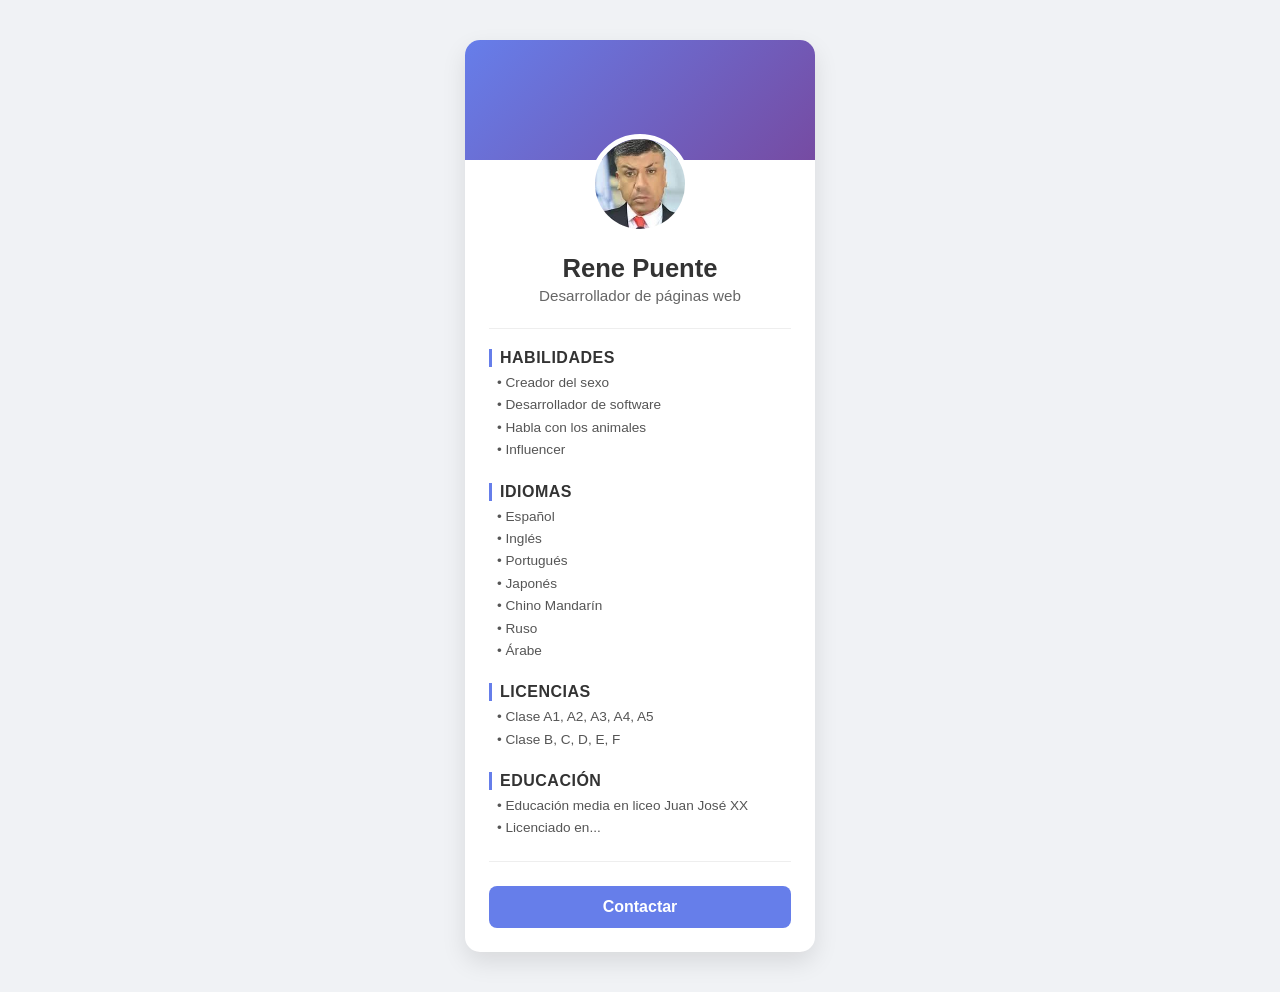
<file: index.html>
<!DOCTYPE html>
<html lang="es">
<head>
    <meta charset="UTF-8">
    <title>Actividad 4 - René Puente</title>
    <link rel="stylesheet" href="style.css">
</head>
<body> 

    <div class="profile-card">
        <div class="header-image"></div>
        
        <div class="content">
            <img src="rene.png" alt="Foto de perfil" class="avatar">
            
            <h1>Rene Puente</h1>
            <p class="title">Desarrollador de páginas web</p>
            
            <div class="stats">
                
                <div class="stat-item">
                    <strong>Habilidades</strong>
                    <h5>• Creador del sexo</h5>
                    <h5>• Desarrollador de software</h5>
                    <h5>• Habla con los animales</h5>
                    <h5>• Influencer</h5>
                </div>
                
                <div class="stat-item">
                    <strong>Idiomas</strong>
                    <h5>• Español</h5>
                    <h5>• Inglés</h5>
                    <h5>• Portugués</h5>
                    <h5>• Japonés</h5>
                    <h5>• Chino Mandarín</h5>
                    <h5>• Ruso</h5>
                    <h5>• Árabe</h5>
                </div>
                
                <div class="stat-item">
                    <strong>Licencias</strong>
                    <h5>• Clase A1, A2, A3, A4, A5</h5>
                    <h5>• Clase B, C, D, E, F</h5>
                </div>
                
                <div class="stat-item">
                    <strong>Educación</strong>
                    <h5>• Educación media en liceo Juan José XX</h5>
                    <h5>• Licenciado en...</h5>
                </div>

            </div>
            
            <button class="btn-contact">Contactar</button>
        </div>
    </div>

</body>
</html>
</file>
<file: style.css>
* {
    box-sizing: border-box;
    margin: 0;
    padding: 0;
}

body {
    font-family: 'Segoe UI', Tahoma, Geneva, Verdana, sans-serif;
    background-color: #f0f2f5;
    display: flex;
    justify-content: center;
    align-items: center;
    min-height: 100vh;
    padding: 40px 0;
}

.profile-card {
    max-width: 350px;
    width: 100%;
    background-color: #ffffff;
    border-radius: 15px;
    box-shadow: 0 10px 25px rgba(0, 0, 0, 0.1);
    overflow: hidden;
}

.content {
    padding: 24px;
    text-align: center;
}

.content h1 {
    font-size: 1.6rem;
    color: #333333;
    margin-bottom: 4px;
}

.content .title {
    font-size: 0.95rem;
    color: #666666;
    margin-bottom: 24px;
    font-weight: 500;
}

.header-image {
    height: 120px;
    background: linear-gradient(135deg, #667eea 0%, #764ba2 100%);
}

.avatar {
    width: 100px;
    height: 100px;
    object-fit: cover;
    border-radius: 50%;
    border: 5px solid #ffffff;
    margin-top: -50px;
    margin-bottom: 16px;
    display: inline-block;
}

.stats {
    display: flex;
    flex-direction: column;
    gap: 20px;
    margin-bottom: 24px;
    padding: 20px 0;
    border-top: 1px solid #eeeeee;
    border-bottom: 1px solid #eeeeee;
    text-align: left;
}

.stat-item {
    display: flex;
    flex-direction: column;
}

.stat-item strong {
    font-size: 1rem;
    color: #333333;
    margin-bottom: 6px;
    text-transform: uppercase;
    letter-spacing: 0.5px;
    border-left: 3px solid #667eea;
    padding-left: 8px;
}

.stat-item h5 {
    font-size: 0.85rem;
    color: #555555;
    font-weight: normal;
    line-height: 1.5;
    margin-bottom: 2px;
    padding-left: 8px;
}

.btn-contact {
    width: 100%;
    padding: 12px;
    background-color: #667eea;
    color: #ffffff;
    font-size: 1rem;
    font-weight: bold;
    border: none;
    border-radius: 8px;
    cursor: pointer;
    transition: background-color 0.2s ease;
}

.btn-contact:hover {
    background-color: #5a6fd6;
}
</file>
